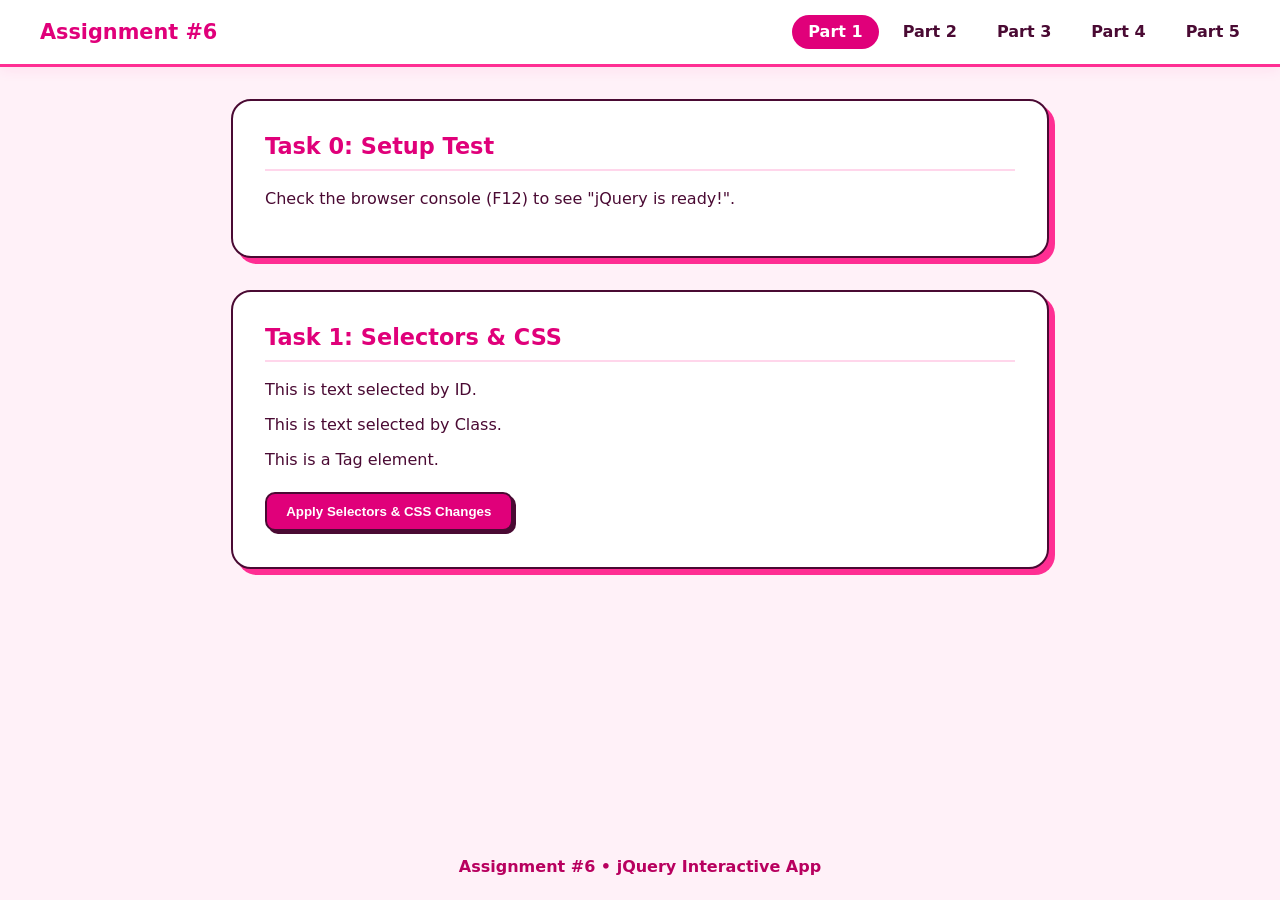
<file: index.html>
<!DOCTYPE html>
<html lang="en">
<head>
  <meta charset="UTF-8">
  <meta name="viewport" content="width=device-width, initial-scale=1.0">
  <title>Part 1: Getting Started with jQuery</title>
  <link rel="stylesheet" href="css/style.css">
  <script src="https://code.jquery.com/jquery-3.7.1.min.js"></script>
</head>
<body>
  <nav class="site-nav">
    <a href="index.html" class="brand">Assignment #6</a>
    <ul>
      <li><a href="index.html" class="active">Part 1</a></li>
      <li><a href="part2.html">Part 2</a></li>
      <li><a href="part3.html">Part 3</a></li>
      <li><a href="part4.html">Part 4</a></li>
      <li><a href="part5.html">Part 5</a></li>
    </ul>
  </nav>

  <main class="main-container">
    <div class="card">
      <h2>Task 0: Setup Test</h2>
      <p>Check the browser console (F12) to see "jQuery is ready!".</p>
    </div>

    <div class="card">
      <h2>Task 1: Selectors & CSS</h2>
      <p id="p-id">This is text selected by ID.</p>
      <p class="p-class">This is text selected by Class.</p>
      <span>This is a Tag element.</span>
      <br><br>
      <button id="btn-change" class="btn-pink">Apply Selectors & CSS Changes</button>
    </div>
  </main>

  <footer>Assignment #6 • jQuery Interactive App</footer>
  <script src="js/part1.js"></script>
</body>
</html>
</file>
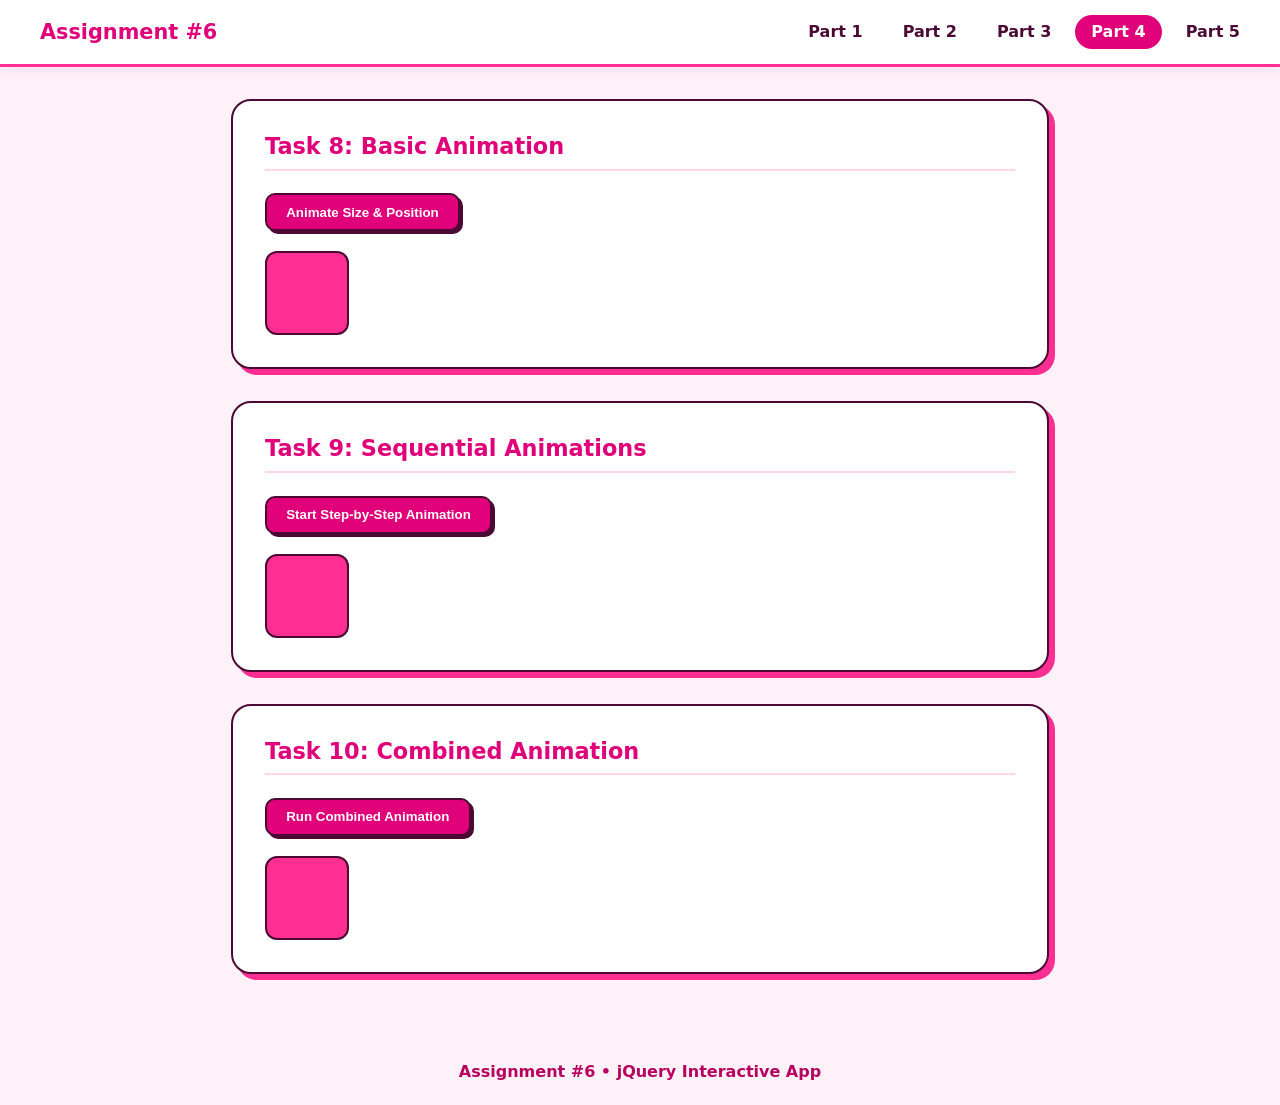
<file: part4.html>
<!DOCTYPE html>
<html lang="en">
<head>
  <meta charset="UTF-8">
  <meta name="viewport" content="width=device-width, initial-scale=1.0">
  <title>Part 4: jQuery Animations</title>
  <link rel="stylesheet" href="css/style.css">
  <script src="https://code.jquery.com/jquery-3.7.1.min.js"></script>
</head>
<body>
  <nav class="site-nav">
    <a href="index.html" class="brand">Assignment #6</a>
    <ul>
      <li><a href="index.html">Part 1</a></li>
      <li><a href="part2.html">Part 2</a></li>
      <li><a href="part3.html">Part 3</a></li>
      <li><a href="part4.html" class="active">Part 4</a></li>
      <li><a href="part5.html">Part 5</a></li>
    </ul>
  </nav>

  <main class="main-container">
    <div class="card">
      <h2>Task 8: Basic Animation</h2>
      <button id="btn-anim-basic" class="btn-pink">Animate Size & Position</button>
      <div id="box-basic" class="demo-box"></div>
    </div>

    <div class="card">
      <h2>Task 9: Sequential Animations</h2>
      <button id="btn-anim-seq" class="btn-pink">Start Step-by-Step Animation</button>
      <div id="box-seq" class="demo-box"></div>
    </div>

    <div class="card">
      <h2>Task 10: Combined Animation</h2>
      <button id="btn-anim-combo" class="btn-pink">Run Combined Animation</button>
      <div id="box-combo" class="demo-box"></div>
    </div>
  </main>

  <footer>Assignment #6 • jQuery Interactive App</footer>
  <script src="js/part4.js"></script>
</body>
</html>
</file>
<file: css/style.css>
:root {
  --pink-50: #FFF1F8;
  --pink-100: #FFD6EB;
  --pink-200: #FFB3D9;
  --pink-500: #FF2E93;
  --pink-600: #E0007A;
  --pink-700: #B8005F;
  --berry: #4A0A33;
}

body {
  font-family: 'Segoe UI', system-ui, -apple-system, sans-serif;
  background: var(--pink-50);
  color: var(--berry);
  min-height: 100vh;
  margin: 0;
  display: flex;
  flex-direction: column;
}

.site-nav {
  background: #ffffff;
  border-bottom: 3px solid var(--pink-500);
  padding: .8rem 1.5rem;
  display: flex;
  justify-content: space-between;
  align-items: center;
  position: sticky;
  top: 0;
  z-index: 100;
  box-shadow: 0 4px 12px rgba(255, 46, 147, 0.08);
}

.site-nav .brand {
  font-weight: 800;
  font-size: 1.3rem;
  color: var(--pink-600);
  text-decoration: none;
}

.site-nav ul {
  list-style: none;
  display: flex;
  gap: .5rem;
  margin: 0;
  padding: 0;
}

.site-nav a {
  color: var(--berry);
  text-decoration: none;
  font-weight: 600;
  padding: .45rem 1rem;
  border-radius: 999px;
  transition: all .2s ease;
}

.site-nav a:hover {
  background: var(--pink-100);
  color: var(--pink-700);
}

.site-nav a.active {
  background: var(--pink-600);
  color: #ffffff;
}

.main-container {
  max-width: 850px;
  width: 100%;
  margin: 2rem auto;
  padding: 0 1rem;
  box-sizing: border-box;
}

.card {
  background: #ffffff;
  border: 2px solid var(--berry);
  border-radius: 20px;
  padding: 2rem;
  box-shadow: 6px 6px 0 var(--pink-500);
  margin-bottom: 2rem;
}

.card h2 {
  margin-top: 0;
  color: var(--pink-600);
  border-bottom: 2px solid var(--pink-100);
  padding-bottom: .6rem;
  font-size: 1.4rem;
}

.btn-pink {
  background: var(--pink-600);
  color: #ffffff;
  border: 2px solid var(--berry);
  border-radius: 10px;
  padding: .6rem 1.2rem;
  font-weight: 700;
  cursor: pointer;
  box-shadow: 3px 3px 0 var(--berry);
  transition: transform .1s, box-shadow .1s;
  margin: .25rem .25rem .25rem 0;
}

.btn-pink:hover {
  background: var(--pink-700);
  transform: translate(1px, 1px);
  box-shadow: 2px 2px 0 var(--berry);
}

.btn-pink:active {
  transform: translate(3px, 3px);
  box-shadow: 0px 0px 0 var(--berry);
}

.input-pink {
  width: 100%;
  border: 2px solid var(--pink-200);
  border-radius: 10px;
  padding: .7rem .9rem;
  box-sizing: border-box;
  font: inherit;
  margin-bottom: 1rem;
  background-color: #fff;
  color: var(--berry);
}

.input-pink:focus {
  outline: none;
  border-color: var(--pink-500);
  box-shadow: 0 0 0 .2rem rgba(255, 46, 147, .2);
}

.panel-header {
  background: var(--pink-100);
  border: 2px solid var(--pink-500);
  padding: .8rem 1rem;
  font-weight: 700;
  cursor: pointer;
  border-radius: 10px;
}

.panel-content {
  background: #fff;
  border: 2px solid var(--pink-200);
  border-top: none;
  padding: 1rem;
  border-bottom-left-radius: 10px;
  border-bottom-right-radius: 10px;
}

.demo-box {
  width: 80px;
  height: 80px;
  background: var(--pink-500);
  border: 2px solid var(--berry);
  border-radius: 12px;
  position: relative;
  margin-top: 1rem;
}

.accordion-header {
  background: var(--pink-100);
  border: 2px solid var(--berry);
  padding: 1rem;
  font-weight: 800;
  cursor: pointer;
  border-radius: 12px;
  margin-top: .8rem;
  color: var(--pink-700);
}

.accordion-body {
  display: none;
  padding: 1rem;
  background: var(--pink-50);
  border: 2px solid var(--berry);
  border-top: none;
  border-bottom-left-radius: 12px;
  border-bottom-right-radius: 12px;
}

.styled-list {
  padding-left: 1.2rem;
}

.styled-list li {
  margin-bottom: .4rem;
  font-weight: 600;
}

footer {
  text-align: center;
  padding: 1.5rem;
  margin-top: auto;
  color: var(--pink-700);
  font-weight: 600;
}
</file>
